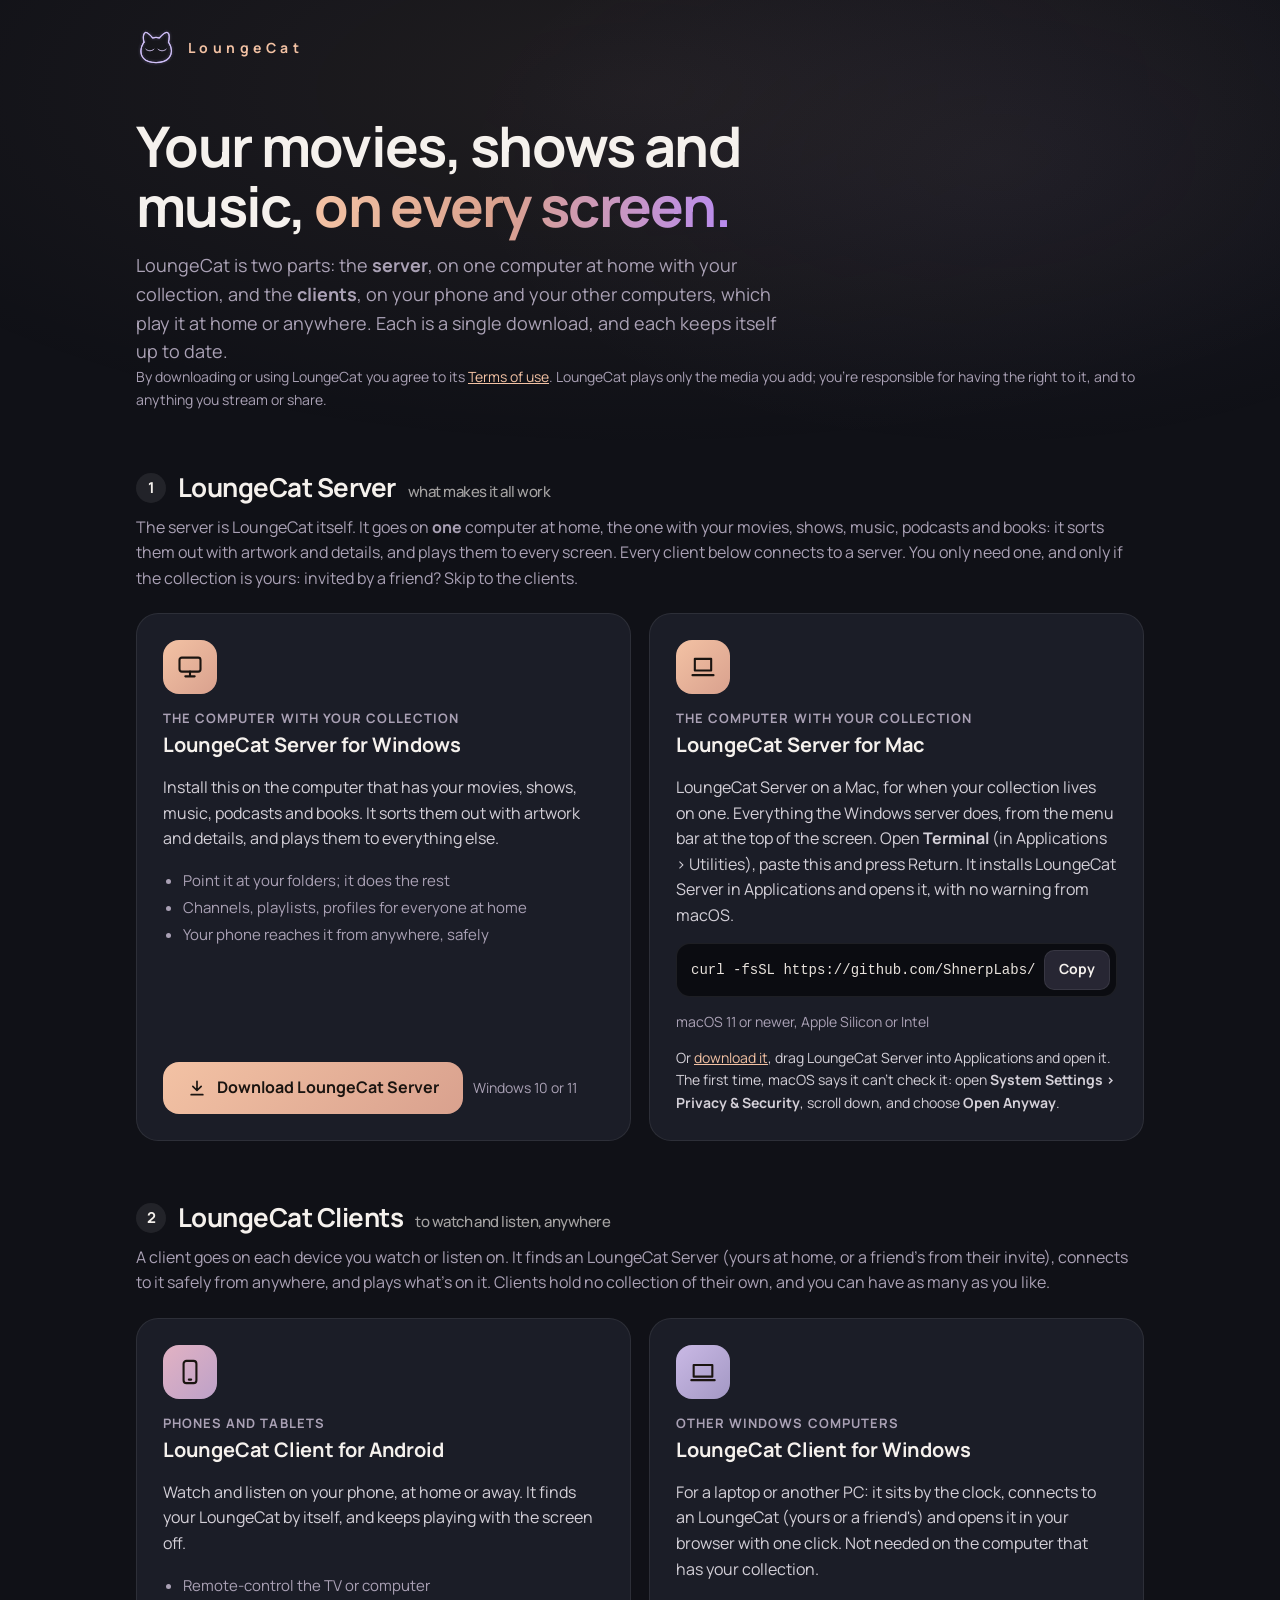
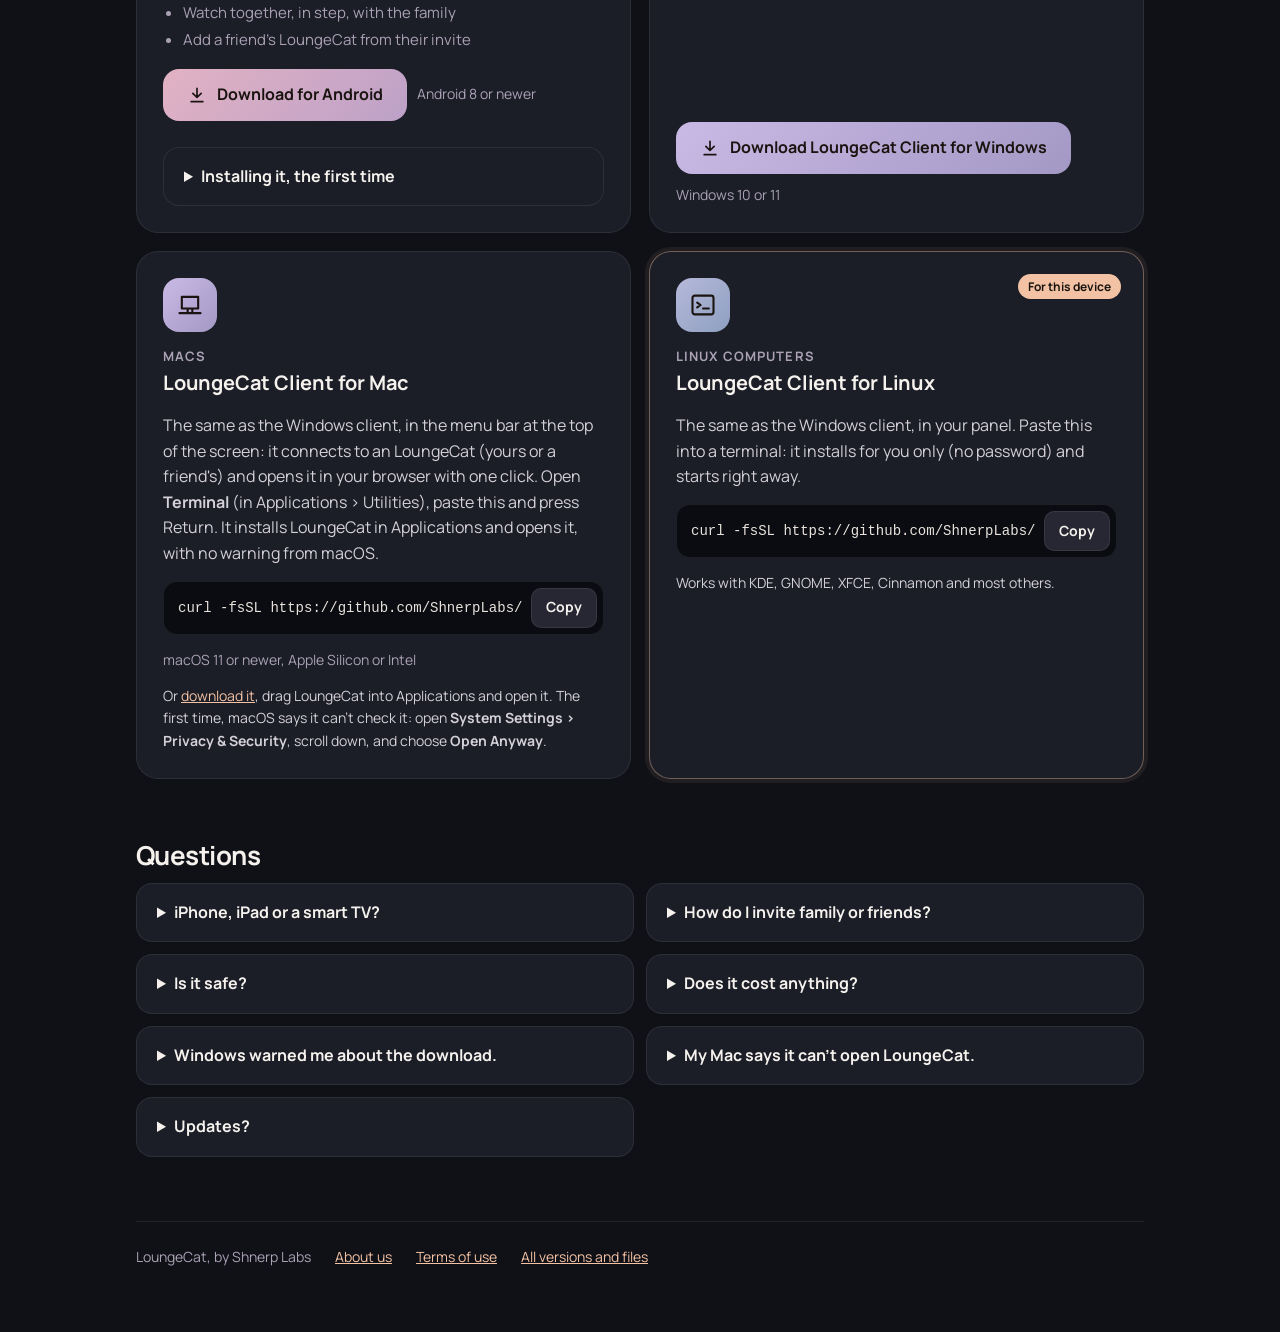
<file: index.html>
<!doctype html>
<html lang="en">
<head>
<meta charset="utf-8">
<meta name="viewport" content="width=device-width, initial-scale=1">
<title>Get LoungeCat</title>
<meta name="description" content="LoungeCat plays your own movies, shows, music, podcasts and books on every screen. Download the server and the clients here.">
<link rel="icon" href="loungecat-64.png">
<link rel="stylesheet" href="site.css">
</head>
<body>
<main>
 <header><img src="loungecat-mark.svg" alt=""><b>LoungeCat</b></header>

 <h1>Your movies, shows and music, <em>on every screen.</em></h1>
 <p class="lead">LoungeCat is two parts: the <b>server</b>, on one computer at home with your collection, and
  the <b>clients</b>, on your phone and your other computers, which play it at home or anywhere. Each is a single download,
  and each keeps itself up to date.</p>
 <p class="small">By downloading or using LoungeCat you agree to its <a href="terms.html">Terms of use</a>. LoungeCat plays only the media you add; you're responsible for having the right to it, and to anything you stream or share.</p>
 <p class="version" id="version" hidden></p>

 <div class="part" id="part-server">
 <h2 class="step"><span class="step-n">1</span>LoungeCat Server <small>what makes it all work</small></h2>
 <p class="section-note">The server is LoungeCat itself. It goes on <b>one</b> computer at home, the one with your movies,
  shows, music, podcasts and books: it sorts them out with artwork and details, and plays them to every screen. Every
  client below connects to a server. You only need one, and only if the collection is yours: invited by a friend? Skip
  to the clients.</p>
 <div class="apps">
  <section class="app" data-for="windows" aria-labelledby="t-server">
   <div class="icon dawn"><svg viewBox="0 0 24 24" fill="none" stroke="currentColor" stroke-width="1.8" stroke-linecap="round" stroke-linejoin="round"><rect x="3" y="4" width="18" height="12" rx="2"/><path d="M8 20h8M12 16v4"/></svg></div>
   <div><p class="who">The computer with your collection</p><h3 id="t-server">LoungeCat Server for Windows</h3></div>
   <p>Install this on the computer that has your movies, shows, music, podcasts and books. It sorts them out with artwork
    and details, and plays them to everything else.</p>
   <ul><li>Point it at your folders; it does the rest</li><li>Channels, playlists, profiles for everyone at home</li>
    <li>Your phone reaches it from anywhere, safely</li></ul>
   <div class="go"><a class="btn dawn" data-download="server" href="#">
    <svg viewBox="0 0 24 24" fill="none" stroke="currentColor" stroke-width="2" stroke-linecap="round" stroke-linejoin="round"><path d="M12 4v11M7 10l5 5 5-5M5 20h14"/></svg>Download LoungeCat Server</a>
    <span class="small">Windows 10 or 11</span></div>
  </section>
  <section class="app" data-for="mac-server" aria-labelledby="t-mac-server">
   <div class="icon dawn"><svg viewBox="0 0 24 24" fill="none" stroke="currentColor" stroke-width="1.8" stroke-linecap="round" stroke-linejoin="round"><path d="M5 5h14v10H5zM3 19h18"/></svg></div>
   <div><p class="who">The computer with your collection</p><h3 id="t-mac-server">LoungeCat Server for Mac</h3></div>
   <p>LoungeCat Server on a Mac, for when your collection lives on one. Everything the Windows server does, from the
    menu bar at the top of the screen. Open <b>Terminal</b> (in Applications › Utilities), paste this and press Return. It installs LoungeCat Server in Applications and opens it, with no warning from macOS.</p>
   <div class="command"><code id="mac-server-command"></code><button class="btn quiet" data-copy="mac-server" data-said="Copied. Paste it into Terminal.">Copy</button></div>
   <span class="small">macOS 11 or newer, Apple Silicon or Intel</span>
   <p class="small">Or <a data-download="mac-server" href="#">download it</a>, drag LoungeCat Server into Applications and open it. The first time,
    macOS says it can't check it: open <b>System Settings › Privacy &amp; Security</b>, scroll down, and choose <b>Open Anyway</b>.</p>
  </section>
 </div>

 </div>
 <div class="part" id="part-apps">
 <h2 class="step"><span class="step-n">2</span>LoungeCat Clients <small>to watch and listen, anywhere</small></h2>
 <p class="section-note">A client goes on each device you watch or listen on. It finds an LoungeCat Server (yours at home,
  or a friend's from their invite), connects to it safely from anywhere, and plays what's on it. Clients hold no
  collection of their own, and you can have as many as you like.</p>
 <div class="apps">
  <section class="app" data-for="android" aria-labelledby="t-android">
   <div class="icon rose"><svg viewBox="0 0 24 24" fill="none" stroke="currentColor" stroke-width="1.8" stroke-linecap="round" stroke-linejoin="round"><rect x="6.5" y="2.5" width="11" height="19" rx="2.5"/><path d="M11 18.5h2"/></svg></div>
   <div><p class="who">Phones and tablets</p><h3 id="t-android">LoungeCat Client for Android</h3></div>
   <p>Watch and listen on your phone, at home or away. It finds your LoungeCat by itself, and keeps playing with the
    screen off.</p>
   <ul><li>Remote-control the TV or computer</li><li>Watch together, in step, with the family</li>
    <li>Add a friend's LoungeCat from their invite</li></ul>
   <div class="go"><a class="btn rose" data-download="android" href="#">
    <svg viewBox="0 0 24 24" fill="none" stroke="currentColor" stroke-width="2" stroke-linecap="round" stroke-linejoin="round"><path d="M12 4v11M7 10l5 5 5-5M5 20h14"/></svg>Download for Android</a>
    <span class="small">Android 8 or newer</span></div>
   <details><summary>Installing it, the first time</summary><ol>
    <li>Tap <b>Download for Android</b>, then open the file when it's done.</li>
    <li>If your phone asks, allow your browser to install apps (it's a one-time switch), then go back.</li>
    <li>Tap <b>Install</b>. If Google Play Protect asks about it, choose <b>Install anyway</b>: LoungeCat isn't in the
     Play Store, so Google doesn't know it yet.</li>
    <li>Open LoungeCat. At home, it finds your LoungeCat computer and asks you to check a code there.</li>
   </ol></details>
  </section>
  <section class="app" data-for="windows-client" aria-labelledby="t-client">
   <div class="icon violet"><svg viewBox="0 0 24 24" fill="none" stroke="currentColor" stroke-width="1.8" stroke-linecap="round" stroke-linejoin="round"><path d="M4 6h16v10H4zM2 19h20"/></svg></div>
   <div><p class="who">Other Windows computers</p><h3 id="t-client">LoungeCat Client for Windows</h3></div>
   <p>For a laptop or another PC: it sits by the clock, connects to an LoungeCat (yours or a friend's) and opens it in
    your browser with one click. Not needed on the computer that has your collection.</p>
   <div class="go"><a class="btn violet" data-download="client" href="#">
    <svg viewBox="0 0 24 24" fill="none" stroke="currentColor" stroke-width="2" stroke-linecap="round" stroke-linejoin="round"><path d="M12 4v11M7 10l5 5 5-5M5 20h14"/></svg>Download LoungeCat Client for Windows</a>
    <span class="small">Windows 10 or 11</span></div>
  </section>
  <section class="app" data-for="mac" aria-labelledby="t-mac">
   <div class="icon violet"><svg viewBox="0 0 24 24" fill="none" stroke="currentColor" stroke-width="1.8" stroke-linecap="round" stroke-linejoin="round"><path d="M5 5h14v10H5zM3 19h18M10 15v4M14 15v4"/></svg></div>
   <div><p class="who">Macs</p><h3 id="t-mac">LoungeCat Client for Mac</h3></div>
   <p>The same as the Windows client, in the menu bar at the top of the screen: it connects to an LoungeCat (yours or
    a friend's) and opens it in your browser with one click. Open <b>Terminal</b> (in Applications › Utilities), paste this and press Return. It installs LoungeCat in Applications and opens it, with no warning from macOS.</p>
   <div class="command"><code id="mac-command"></code><button class="btn quiet" data-copy="mac" data-said="Copied. Paste it into Terminal.">Copy</button></div>
   <span class="small">macOS 11 or newer, Apple Silicon or Intel</span>
   <p class="small">Or <a data-download="mac" href="#">download it</a>, drag LoungeCat into Applications and open it. The first time,
    macOS says it can't check it: open <b>System Settings › Privacy &amp; Security</b>, scroll down, and choose <b>Open Anyway</b>.</p>
  </section>
  <section class="app" data-for="linux" aria-labelledby="t-linux">
   <div class="icon dusk"><svg viewBox="0 0 24 24" fill="none" stroke="currentColor" stroke-width="1.8" stroke-linecap="round" stroke-linejoin="round"><rect x="3" y="4" width="18" height="16" rx="2"/><path d="M7 10l3 2-3 2M12 15h5"/></svg></div>
   <div><p class="who">Linux computers</p><h3 id="t-linux">LoungeCat Client for Linux</h3></div>
   <p>The same as the Windows client, in your panel. Paste this into a terminal: it installs for you only (no password)
    and starts right away.</p>
   <div class="command"><code id="linux-command"></code><button class="btn quiet" data-copy="linux" data-said="Copied. Paste it into a terminal.">Copy</button></div>
   <p class="small">Works with KDE, GNOME, XFCE, Cinnamon and most others.</p>
  </section>
 </div>
 </div>

 <h2>Questions</h2>
 <div class="faq">
  <details><summary>iPhone, iPad or a smart TV?</summary><p>There's no app for them yet. At home, open LoungeCat in
   the web browser (on an iPhone or iPad, Safari's <b>Share › Add to Home Screen</b> puts it on your home screen like an app): on the LoungeCat computer, <b>Settings › Server › Phones and other devices</b> shows the address to type in. Smart TVs can also
   be sent things from the Android app with <b>Cast</b>.</p></details>
  <details><summary>How do I invite family or friends?</summary><p>On the LoungeCat computer, go to <b>Settings › Server</b>
   and, under <b>Friends</b>, choose <b>Invite a friend</b>. Send them the message it makes. Their link brings them here, gets them
   the right app, and connects it, all in a couple of taps.</p></details>
  <details><summary>Is it safe?</summary><p>Your collection stays on your computer; nothing is uploaded anywhere. Only
   devices you've approved (or invited) can get in, and the connection away from home is encrypted end to end.</p></details>
  <details><summary>Does it cost anything?</summary><p>No. LoungeCat is free, with no accounts and no ads.</p></details>
  <details><summary>Windows warned me about the download.</summary><p>Windows SmartScreen warns about apps it hasn't seen
   much yet. Choose <b>More info</b>, then <b>Run anyway</b>.</p></details>
  <details><summary>My Mac says it can't open LoungeCat.</summary><p>macOS stops apps that aren't from the App Store or a
   paid Apple account when they're downloaded in a browser. The easy way round it: install with the Terminal command above
   (open <b>Terminal</b> from Applications › Utilities, paste, press Return). It puts LoungeCat in Applications and opens it,
   and macOS doesn't ask. With the download instead: open <b>System Settings › Privacy &amp; Security</b>, scroll to the
   message about LoungeCat, and choose <b>Open Anyway</b>, then <b>Open</b>.</p></details>
  <details><summary>Updates?</summary><p>Every LoungeCat app checks for a new version every hour and updates itself
   quietly when nothing is playing. There's nothing to do.</p></details>
 </div>

 <footer><span>LoungeCat, by Shnerp Labs</span><a href="about.html">About us</a><a href="terms.html">Terms of use</a><a href="https://github.com/ShnerpLabs/loungecat-releases/releases">All versions and files</a></footer>
</main>
<script src="site.js"></script>
<script>
'use strict';
for (const a of document.querySelectorAll('[data-download]')) a.href = download(a.dataset.download);
document.getElementById('linux-command').textContent = LINUX;
document.getElementById('mac-command').textContent = MAC;
document.getElementById('mac-server-command').textContent = MAC + ' -s -- --server';
// This device's app first, marked.
const mine = { android: 'android', windows: 'windows', linux: 'linux', chromeos: 'android', mac: 'mac' }[platform()];
const card = mine && document.querySelector(`.app[data-for="${mine}"]`);
if (card) {
  const tag = document.createElement('span'); tag.className = 'tag'; tag.textContent = 'For this device'; card.prepend(tag);
  card.classList.add('here');
  // On a phone the app comes first, the server (for a computer) after it.
  if (mine === 'android') { card.parentElement.prepend(card); document.getElementById('part-server').before(document.getElementById('part-apps')); }
}
showVersion(document.getElementById('version'));
</script>
</body>
</html>
</file>
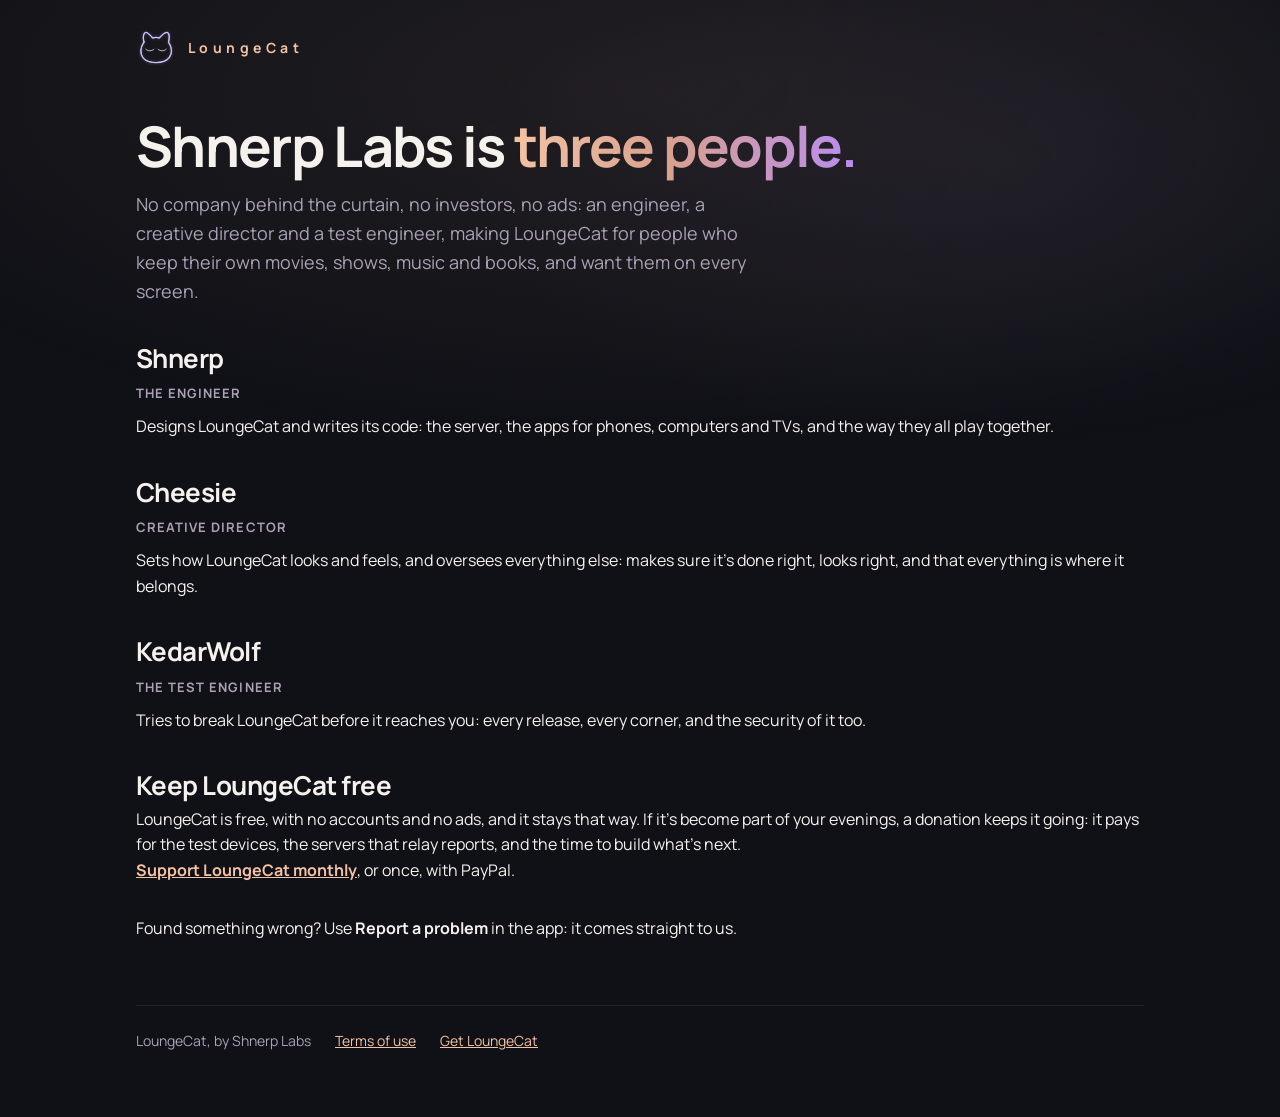
<file: about.html>
<!doctype html>
<html lang="en">
<head>
<meta charset="utf-8">
<meta name="viewport" content="width=device-width, initial-scale=1">
<title>About Shnerp Labs</title>
<meta name="description" content="Shnerp Labs is three people making LoungeCat: an engineer, a creative director and a test engineer.">
<link rel="icon" href="loungecat-64.png">
<link rel="stylesheet" href="site.css">
</head>
<body>
<main class="about">
 <header><img src="loungecat-mark.svg" alt=""><b>LoungeCat</b></header>

 <h1>Shnerp Labs is <em>three people.</em></h1>
 <p class="lead">No company behind the curtain, no investors, no ads: an engineer, a creative director and a test engineer, making
  LoungeCat for people who keep their own movies, shows, music and books, and want them on every screen.</p>

 <section id="team">
  <h2>Shnerp</h2>
  <p class="who">The engineer</p>
  <p>Designs LoungeCat and writes its code: the server, the apps for phones, computers and TVs, and the way they all
   play together.</p>
 </section>

 <section>
  <h2>Cheesie</h2>
  <p class="who">Creative director</p>
  <p>Sets how LoungeCat looks and feels, and oversees everything else: makes sure it's done right, looks right, and that
   everything is where it belongs.</p>
 </section>

 <section>
  <h2>KedarWolf</h2>
  <p class="who">The test engineer</p>
  <p>Tries to break LoungeCat before it reaches you: every release, every corner, and the security of it too.</p>
 </section>

 <section id="support">
  <h2>Keep LoungeCat free</h2>
  <p>LoungeCat is free, with no accounts and no ads, and it stays that way. If it's become part of your evenings, a
   donation keeps it going: it pays for the test devices, the servers that relay reports, and the time to build what's
   next.</p>
  <p><a href="https://shnerplabs.com/#support"><b>Support LoungeCat monthly</b></a>, or once, with PayPal.</p>
 </section>

 <p>Found something wrong? Use <b>Report a problem</b> in the app: it comes straight to us.</p>

 <footer><span>LoungeCat, by Shnerp Labs</span><a href="terms.html">Terms of use</a><a href="./">Get LoungeCat</a></footer>
</main>
</body>
</html>
</file>
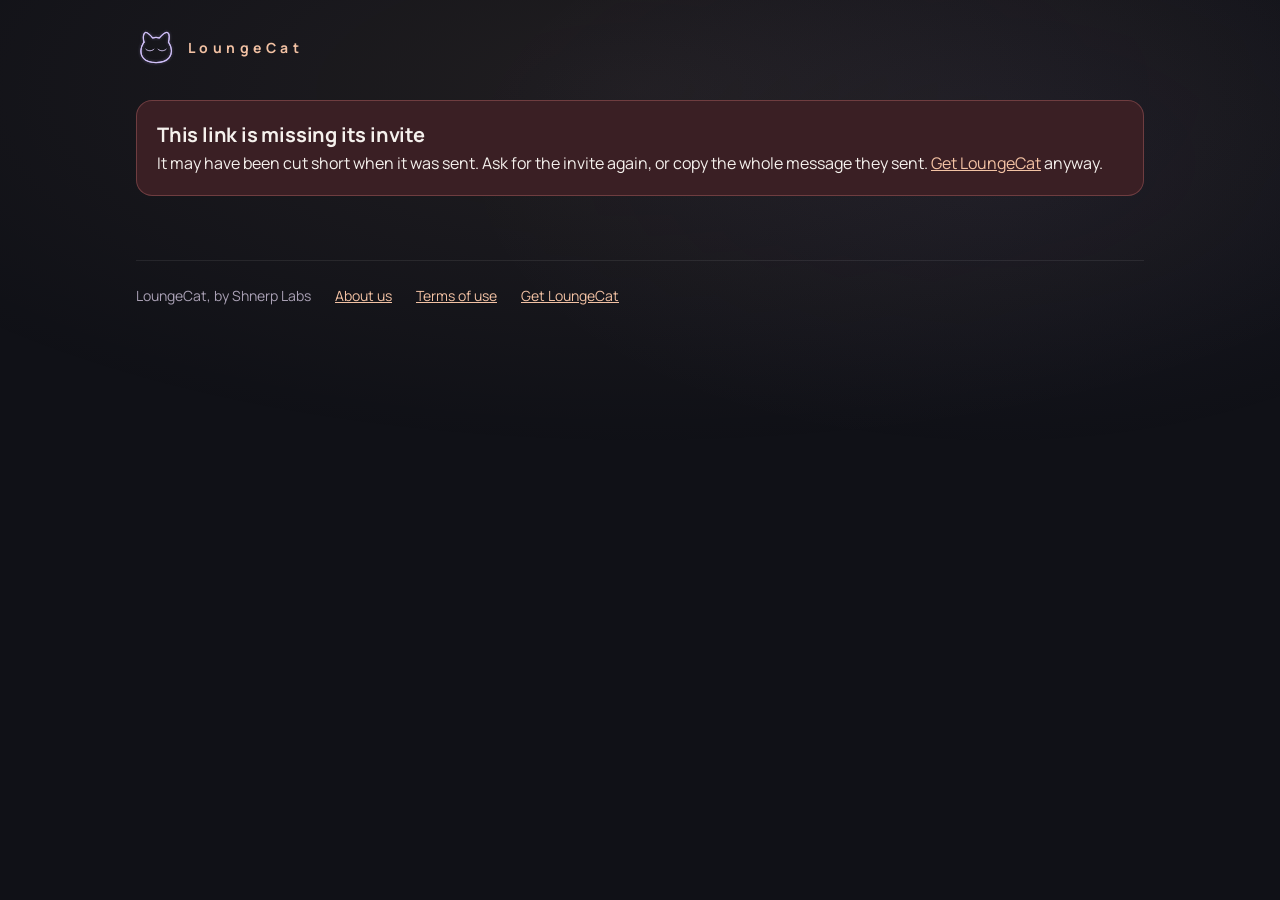
<file: join.html>
<!doctype html>
<html lang="en">
<head>
<meta charset="utf-8">
<meta name="viewport" content="width=device-width, initial-scale=1">
<title>Join LoungeCat</title>
<meta name="description" content="You've been invited to someone's LoungeCat. Get the app and connect in a couple of taps.">
<meta name="referrer" content="no-referrer">
<link rel="icon" href="loungecat-64.png">
<link rel="stylesheet" href="site.css">
</head>
<body>
<main>
 <header><img src="loungecat-mark.svg" alt=""><b>LoungeCat</b></header>

 <div id="broken" class="problem" hidden>
  <h3>This link is missing its invite</h3>
  <p>It may have been cut short when it was sent. Ask for the invite again, or copy the whole message they sent.
   <a href="./">Get LoungeCat</a> anyway.</p>
 </div>

 <div id="welcome" hidden>
  <div class="invited"><div class="mark" id="initial">A</div>
   <div><h2 id="invited-to">You're invited</h2>
    <p>Movies, shows and music from their collection, on your phone or computer, wherever you are.</p></div></div>

  <p class="section-note" id="pick-note">Two steps on this device:</p>

  <!-- Android -->
  <ol class="steps" data-for="android" hidden>
   <li><h3>Get LoungeCat for Android</h3>
    <p>Download it, open the file and tap Install. It's free, and not in the Play Store, so your phone asks first.</p>
    <a class="btn rose" data-download="android" href="#">
     <svg viewBox="0 0 24 24" fill="none" stroke="currentColor" stroke-width="2" stroke-linecap="round" stroke-linejoin="round"><path d="M12 4v11M7 10l5 5 5-5M5 20h14"/></svg>Download LoungeCat</a>
    <details><summary>Help with installing</summary><ol>
     <li>When the download is done, tap it (or find it in <b>Files › Downloads</b>).</li>
     <li>If your phone asks, allow your browser to install apps, then go back.</li>
     <li>Tap <b>Install</b>. If Google Play Protect asks about it, choose <b>Install anyway</b>.</li>
     <li>Come back to this page for step 2.</li>
    </ol></details></li>
   <li><h3>Open your invite</h3>
    <p>LoungeCat opens, ready to add <b class="their-name">it</b>. Tap <b>Add</b>, and you're in.</p>
    <a class="btn violet invite-link" href="#">Open my invite in LoungeCat</a>
    <p class="small" style="margin-top:12px">Nothing happens? Open LoungeCat, choose <b>Add a server › A friend's LoungeCat</b>,
     and paste this: <button class="btn quiet copy-invite" style="min-height:36px;padding:0 12px;font-size:14px">Copy the invite</button></p></li>
  </ol>

  <!-- Windows -->
  <ol class="steps" data-for="windows" hidden>
   <li><h3>Get the LoungeCat Client for Windows</h3>
    <p>Download it and run it. It installs in a few seconds and sits by the clock. If Windows warns about it, choose
     <b>More info › Run anyway</b>.</p>
    <a class="btn violet" data-download="client" href="#">
     <svg viewBox="0 0 24 24" fill="none" stroke="currentColor" stroke-width="2" stroke-linecap="round" stroke-linejoin="round"><path d="M12 4v11M7 10l5 5 5-5M5 20h14"/></svg>Download LoungeCat Client for Windows</a></li>
   <li><h3>Open your invite</h3>
    <p>Your browser asks to open LoungeCat: say yes. It adds <b class="their-name">it</b> and opens it.</p>
    <a class="btn dawn invite-link" href="#">Open my invite in LoungeCat</a>
    <p class="small" style="margin-top:12px">Or right-click LoungeCat by the clock, choose <b>Add a friend's server</b> after
     copying this: <button class="btn quiet copy-invite" style="min-height:36px;padding:0 12px;font-size:14px">Copy the invite</button></p></li>
  </ol>

  <!-- Mac -->
  <ol class="steps" data-for="mac" hidden>
   <li><h3>Install and join, in one go</h3>
    <p>Open <b>Terminal</b> (in Applications › Utilities), paste this and press Return. It installs LoungeCat in
     Applications, adds <b class="their-name">it</b> and opens it, with no warning from macOS.</p>
    <div class="command"><code id="mac-join"></code><button class="btn quiet" id="copy-mac">Copy</button></div>
    <p class="small" style="margin-top:12px">Or <a data-download="mac" href="#">download LoungeCat for Mac</a>, drag it into
     Applications and open it (the first time, choose <b>Open Anyway</b> in <b>System Settings › Privacy &amp; Security</b>),
     then:</p></li>
   <li><h3>Open your invite</h3>
    <p>LoungeCat is in the menu bar at the top of the screen. Your browser asks to open it: say yes. It adds
     <b class="their-name">it</b> and opens it.</p>
    <a class="btn dawn invite-link" href="#">Open my invite in LoungeCat</a>
    <p class="small" style="margin-top:12px">Or copy this, then click LoungeCat in the menu bar and choose <b>Add a friend's server</b>:
     <button class="btn quiet copy-invite" style="min-height:36px;padding:0 12px;font-size:14px">Copy the invite</button></p></li>
  </ol>

  <!-- Linux -->
  <ol class="steps" data-for="linux" hidden>
   <li><h3>Install and join, in one go</h3>
    <p>Paste this into a terminal. It installs the LoungeCat Client for you only (no password), adds <b class="their-name">it</b>
     and opens it.</p>
    <div class="command"><code id="linux-join"></code><button class="btn quiet" id="copy-linux">Copy</button></div></li>
  </ol>

  <!-- Nothing for this device yet -->
  <div data-for="none" hidden>
   <div class="problem"><h3>No LoungeCat Client for this device yet</h3>
    <p>LoungeCat has apps for Android phones and tablets, and for Windows, Mac and Linux computers. Open this same link on
     one of them. (An iPhone app is on the way.)</p></div>
  </div>

  <p class="small" style="margin-top:22px">On another kind of device?
   <button class="btn quiet" data-show="android" style="min-height:36px;padding:0 12px;font-size:14px">Android</button>
   <button class="btn quiet" data-show="windows" style="min-height:36px;padding:0 12px;font-size:14px">Windows</button>
   <button class="btn quiet" data-show="mac" style="min-height:36px;padding:0 12px;font-size:14px">Mac</button>
   <button class="btn quiet" data-show="linux" style="min-height:36px;padding:0 12px;font-size:14px">Linux</button></p>

  <details><summary>What is this?</summary><ul>
   <li>LoungeCat plays a collection of movies, shows, music, podcasts and books from someone's own computer.</li>
   <li>This invite lets one of your devices connect to theirs, from anywhere. It works once; ask for another for each device.</li>
   <li>The invite stays in this link on your device: this page never sends it anywhere.</li>
   <li>Free, no accounts, no ads. <a href="./">More about the apps</a>.</li>
  </ul></details>
 </div>

 <footer><span>LoungeCat, by Shnerp Labs</span><a href="about.html">About us</a><a href="terms.html">Terms of use</a><a href="./">Get LoungeCat</a></footer>
</main>
<script src="site.js"></script>
<script>
'use strict';
// The invite is after the #: browsers never send that part to the website, so it stays on this device.
function readInvite() {
  const text = decodeURIComponent(location.hash.slice(1)).replace(/\s+/g, '');
  const m = /(?:loungecat|afterglow)-invite:([A-Za-z0-9_-]+)/i.exec(text);   // invites sent before the name change too
  if (!m) return null;
  try {
    const raw = m[1].replace(/-/g, '+').replace(/_/g, '/');
    const inv = JSON.parse(new TextDecoder().decode(Uint8Array.from(atob(raw + '='.repeat((4 - raw.length % 4) % 4)), c => c.charCodeAt(0))));
    if (!inv || !inv.host || !inv.port || String(inv.key || '').length !== 64) return null;
    return { code: m[0], name: String(inv.name || 'their LoungeCat').slice(0, 80) };
  } catch { return null; }
}
// A short invite ("lc2:" and 74 characters, from 0.4.125.3): rebuilt here, on this device, into the long form every
// LoungeCat app understands (server/loungecat_pairing.py short_invite_code: version 2, the server's key, a secret the
// invite's key is made from, its IPv4 address and port). Nothing is sent anywhere.
const b64u = b => btoa(String.fromCharCode(...b)).replace(/\+/g, '-').replace(/\//g, '_').replace(/=+$/, '');
const hex = b => Array.from(b, x => x.toString(16).padStart(2, '0')).join('');
function base32(bytes) {
  const A = 'abcdefghijklmnopqrstuvwxyz234567'; let bits = 0, value = 0, out = '';
  for (const b of bytes) { value = (value << 8) | b; bits += 8; while (bits >= 5) { out += A[(value >>> (bits - 5)) & 31]; bits -= 5; } }
  if (bits > 0) out += A[(value << (5 - bits)) & 31];
  return out;
}
async function readShort() {
  const text = decodeURIComponent(location.hash.slice(1)).replace(/\s+/g, '');
  const m = /(?:^|[^A-Za-z0-9])lc2[:-]([A-Za-z0-9_-]{74})(?![A-Za-z0-9_-])/.exec(text);
  if (!m || !crypto.subtle) return null;
  try {
    const raw = Uint8Array.from(atob(m[1].replace(/-/g, '+').replace(/_/g, '/') + '='.repeat((4 - m[1].length % 4) % 4)), c => c.charCodeAt(0));
    if (raw.length !== 55 || raw[0] !== 2) return null;
    const key = raw.slice(1, 33), secret = raw.slice(33, 49), host = Array.from(raw.slice(49, 53)).join('.'), port = (raw[53] << 8) | raw[54];
    if (!port) return null;
    const sha = async b => new Uint8Array(await crypto.subtle.digest('SHA-256', b));
    const id = base32(await sha(key)).slice(0, 16);
    const label = new TextEncoder().encode('loungecat invite ');
    const seed = await sha(new Uint8Array([...label, ...secret]));
    const body = JSON.stringify({ v: 1, id, key: hex(key), name: '', host, port, guest: hex(seed) });
    return { code: 'loungecat-invite:' + b64u(new TextEncoder().encode(body)), name: 'their LoungeCat' };
  } catch { return null; }
}
(async () => {
const invite = readInvite() || await readShort();
if (!invite) document.getElementById('broken').hidden = false;
else {
  document.getElementById('welcome').hidden = false;
  document.getElementById('invited-to').textContent = `You're invited to ${invite.name}`;
  document.getElementById('initial').textContent = (invite.name.match(/[A-Za-z0-9]/) || ['A'])[0].toUpperCase();
  document.title = `Join ${invite.name} on LoungeCat`;
  for (const b of document.querySelectorAll('.their-name')) b.textContent = invite.name;
  for (const a of document.querySelectorAll('.invite-link')) a.href = invite.code;
  for (const a of document.querySelectorAll('[data-download]')) a.href = download(a.dataset.download);
  const join = `${LINUX} -s -- '${invite.code}'`;
  document.getElementById('linux-join').textContent = join;
  document.getElementById('copy-linux').onclick = () => copy(join, 'Copied. Paste it into a terminal.');
  const macJoin = `${MAC} -s -- '${invite.code}'`;
  document.getElementById('mac-join').textContent = macJoin;
  document.getElementById('copy-mac').onclick = () => copy(macJoin, 'Copied. Paste it into Terminal.');
  for (const b of document.querySelectorAll('.copy-invite')) b.onclick = () => copy(invite.code, 'Invite copied');
  const show = which => {
    for (const el of document.querySelectorAll('[data-for]')) el.hidden = el.dataset.for !== which;
    document.getElementById('pick-note').textContent = which === 'linux' ? 'One step on this computer:' : which === 'none' ? '' : 'Two steps on this device:';
  };
  const here = platform();
  show(here === 'android' || here === 'chromeos' ? 'android' : here === 'windows' ? 'windows' : here === 'mac' ? 'mac' : here === 'linux' ? 'linux' : 'none');
  for (const b of document.querySelectorAll('[data-show]')) b.onclick = () => show(b.dataset.show);
}
})();
</script>
</body>
</html>
</file>
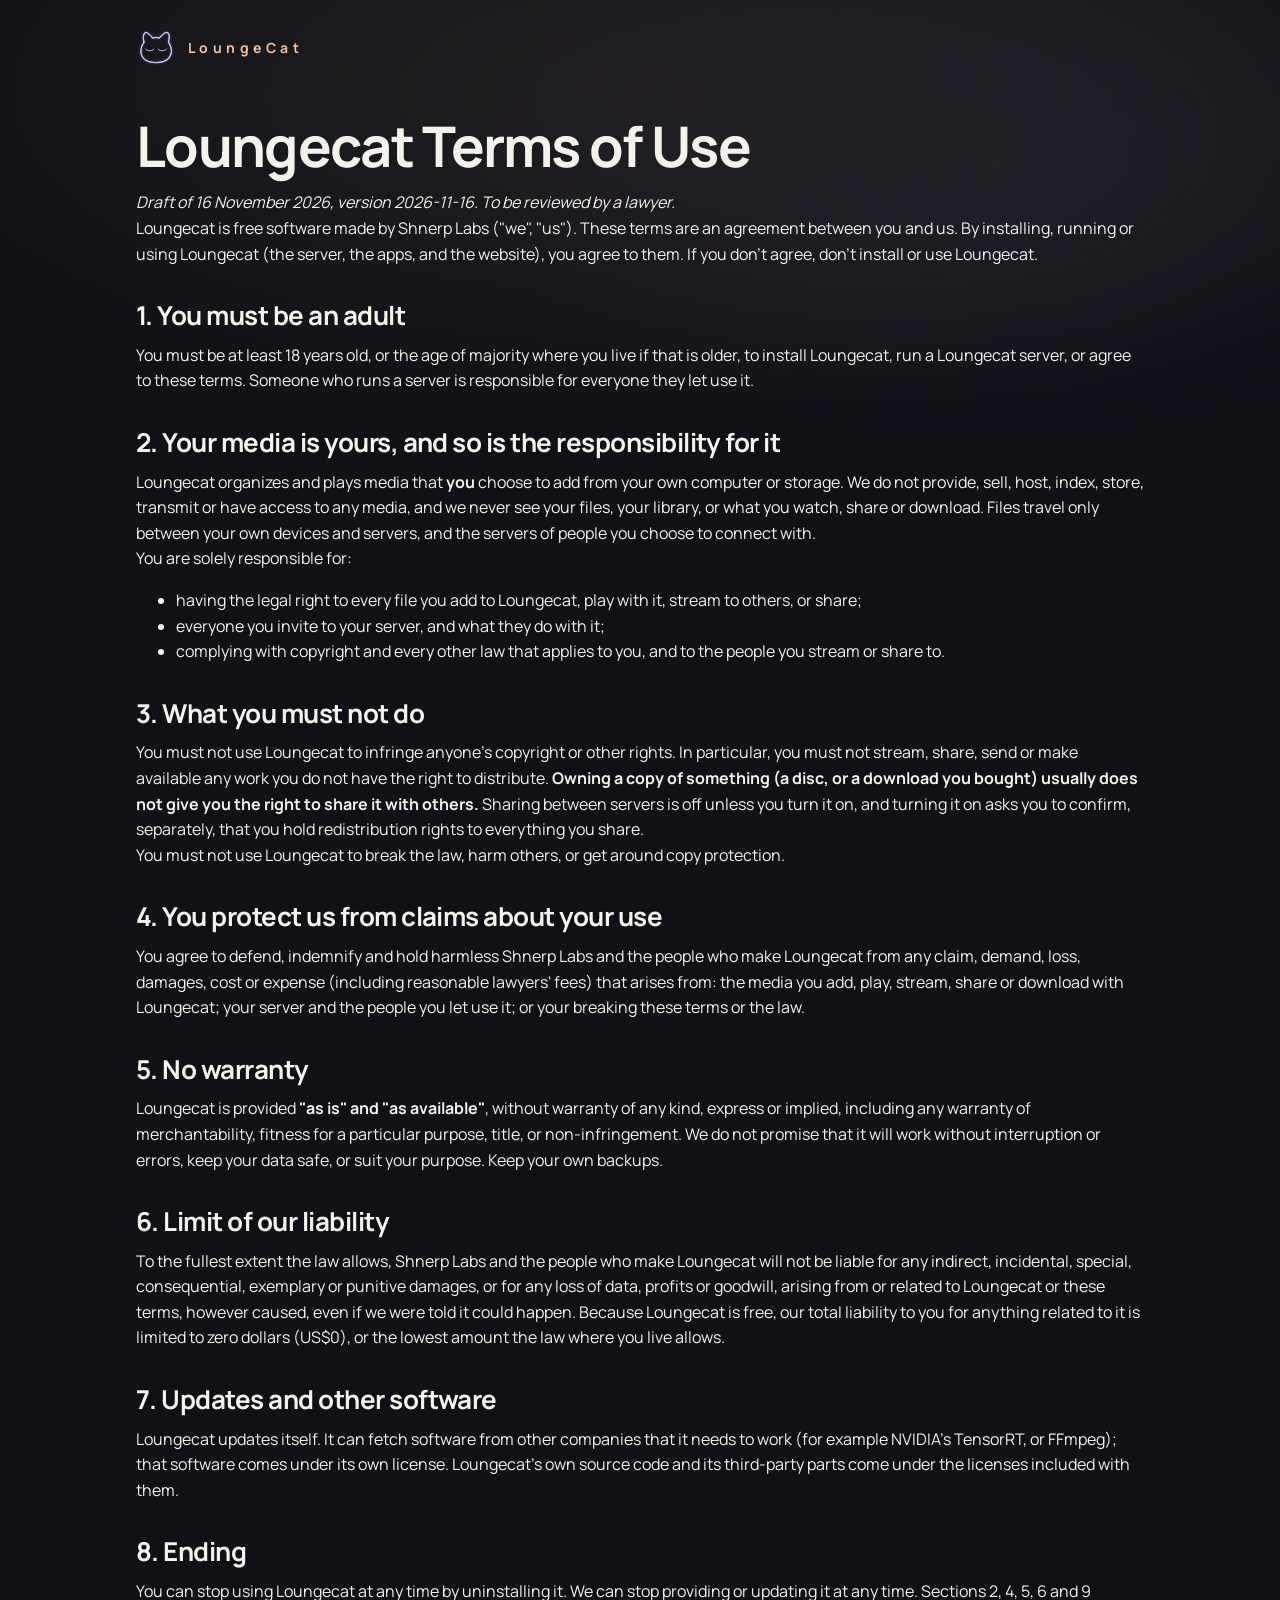
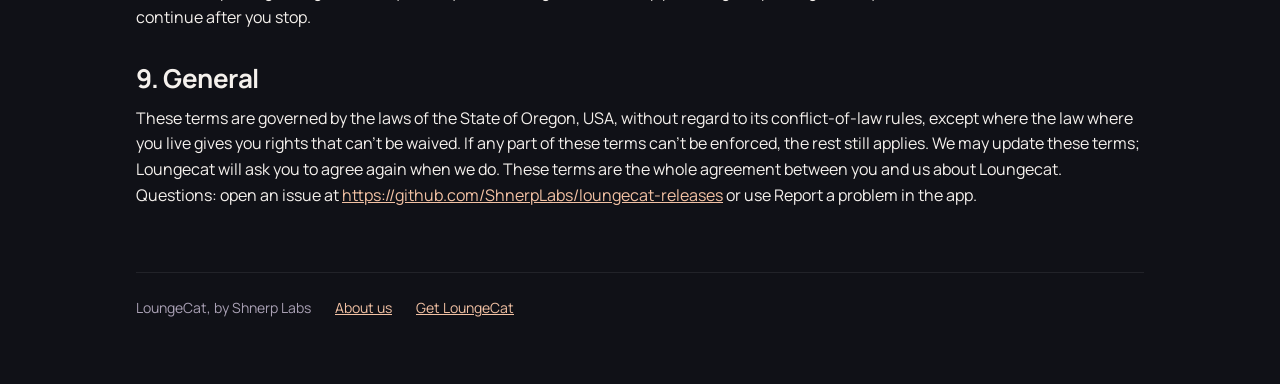
<file: terms.html>
<!doctype html>
<html lang="en">
<head>
<meta charset="utf-8">
<meta name="viewport" content="width=device-width, initial-scale=1">
<title>LoungeCat Terms of Use</title>
<link rel="icon" href="loungecat-64.png">
<link rel="stylesheet" href="site.css">
</head>
<body>
<main class="terms">
 <header><img src="loungecat-mark.svg" alt=""><b>LoungeCat</b></header>
 <h1>Loungecat Terms of Use</h1>
 <p><i>Draft of 16 November 2026, version 2026-11-16. To be reviewed by a lawyer.</i></p>
 <p>Loungecat is free software made by Shnerp Labs (&quot;we&quot;, &quot;us&quot;). These terms are an agreement between you and us. By installing, running or using Loungecat (the server, the apps, and the website), you agree to them. If you don&#x27;t agree, don&#x27;t install or use Loungecat.</p>
 <h2>1. You must be an adult</h2>
 <p>You must be at least 18 years old, or the age of majority where you live if that is older, to install Loungecat, run a Loungecat server, or agree to these terms. Someone who runs a server is responsible for everyone they let use it.</p>
 <h2>2. Your media is yours, and so is the responsibility for it</h2>
 <p>Loungecat organizes and plays media that <b>you</b> choose to add from your own computer or storage. We do not provide, sell, host, index, store, transmit or have access to any media, and we never see your files, your library, or what you watch, share or download. Files travel only between your own devices and servers, and the servers of people you choose to connect with.</p>
 <p>You are solely responsible for:</p>
 <ul><li>having the legal right to every file you add to Loungecat, play with it, stream to others, or share;</li><li>everyone you invite to your server, and what they do with it;</li><li>complying with copyright and every other law that applies to you, and to the people you stream or share to.</li></ul>
 <h2>3. What you must not do</h2>
 <p>You must not use Loungecat to infringe anyone&#x27;s copyright or other rights. In particular, you must not stream, share, send or make available any work you do not have the right to distribute. <b>Owning a copy of something (a disc, or a download you bought) usually does not give you the right to share it with others.</b> Sharing between servers is off unless you turn it on, and turning it on asks you to confirm, separately, that you hold redistribution rights to everything you share.</p>
 <p>You must not use Loungecat to break the law, harm others, or get around copy protection.</p>
 <h2>4. You protect us from claims about your use</h2>
 <p>You agree to defend, indemnify and hold harmless Shnerp Labs and the people who make Loungecat from any claim, demand, loss, damages, cost or expense (including reasonable lawyers&#x27; fees) that arises from: the media you add, play, stream, share or download with Loungecat; your server and the people you let use it; or your breaking these terms or the law.</p>
 <h2>5. No warranty</h2>
 <p>Loungecat is provided <b>&quot;as is&quot; and &quot;as available&quot;</b>, without warranty of any kind, express or implied, including any warranty of merchantability, fitness for a particular purpose, title, or non-infringement. We do not promise that it will work without interruption or errors, keep your data safe, or suit your purpose. Keep your own backups.</p>
 <h2>6. Limit of our liability</h2>
 <p>To the fullest extent the law allows, Shnerp Labs and the people who make Loungecat will not be liable for any indirect, incidental, special, consequential, exemplary or punitive damages, or for any loss of data, profits or goodwill, arising from or related to Loungecat or these terms, however caused, even if we were told it could happen. Because Loungecat is free, our total liability to you for anything related to it is limited to zero dollars (US$0), or the lowest amount the law where you live allows.</p>
 <h2>7. Updates and other software</h2>
 <p>Loungecat updates itself. It can fetch software from other companies that it needs to work (for example NVIDIA&#x27;s TensorRT, or FFmpeg); that software comes under its own license. Loungecat&#x27;s own source code and its third-party parts come under the licenses included with them.</p>
 <h2>8. Ending</h2>
 <p>You can stop using Loungecat at any time by uninstalling it. We can stop providing or updating it at any time. Sections 2, 4, 5, 6 and 9 continue after you stop.</p>
 <h2>9. General</h2>
 <p>These terms are governed by the laws of the State of Oregon, USA, without regard to its conflict-of-law rules, except where the law where you live gives you rights that can&#x27;t be waived. If any part of these terms can&#x27;t be enforced, the rest still applies. We may update these terms; Loungecat will ask you to agree again when we do. These terms are the whole agreement between you and us about Loungecat.</p>
 <p>Questions: open an issue at <a href="https://github.com/ShnerpLabs/loungecat-releases">https://github.com/ShnerpLabs/loungecat-releases</a> or use Report a problem in the app.</p>
 <footer><span>LoungeCat, by Shnerp Labs</span><a href="about.html">About us</a><a href="./">Get LoungeCat</a></footer>
</main>
</body>
</html>
</file>
<file: site.css>
/* Get LoungeCat: the download page and the invite page (index.html, join.html). a quiet charcoal and sage palette. */
@font-face{font-family:Manrope;src:url(manrope.ttf) format("truetype");font-weight:200 800;font-display:swap}
:root{color-scheme:dark;--bg:#101117;--panel:#1b1d27;--panel2:#272633;--line:#ffffff14;--text:#f5f1ed;--muted:#aaa1b5;
 --accent:#f3c2a4;--good:#b5d8a8;--radius:22px;
 --dawn:linear-gradient(135deg,#f3c2a4,#d9a18e);--rose:linear-gradient(135deg,#e2b2c3,#bda1c8);
 --violet:linear-gradient(135deg,#cab9e5,#a398c4);--dusk:linear-gradient(135deg,#b6b9da,#8e9fc0);--sea:linear-gradient(135deg,#b0c6c1,#93afb2)}
*{box-sizing:border-box}
html{-webkit-text-size-adjust:100%}
body{margin:0;background:var(--bg);color:var(--text);font:16px/1.6 Manrope,"Segoe UI",system-ui,sans-serif;overflow-x:hidden}
body:before{content:"";position:fixed;inset:-30vh -20vw auto;height:80vh;background:radial-gradient(closest-side,#f3c2a412,transparent),radial-gradient(closest-side at 70% 60%,#b5a0dc0f,transparent);pointer-events:none;z-index:-1}
a{color:var(--accent)}
main{max-width:1040px;margin:0 auto;padding:0 16px 64px}
header{display:flex;align-items:center;gap:12px;padding:28px 0 8px}
header img{width:40px;height:40px}
header b{letter-spacing:.32em;font-size:14px;font-weight:700;color:var(--accent)}
h1{font-size:clamp(34px,6vw,56px);line-height:1.08;letter-spacing:-.03em;margin:40px 0 14px;font-weight:700;max-width:760px}
h1 em{font-style:normal;background:linear-gradient(90deg,#f3c2a4,#d9a18e 45%,#b98cf0);-webkit-background-clip:text;background-clip:text;color:transparent}
h2{font-size:26px;letter-spacing:-.02em;margin:56px 0 6px}
h3{font-size:20px;margin:0;letter-spacing:-.01em}
p{margin:0}
.lead{font-size:18px;color:var(--muted);max-width:640px}
.version{display:inline-flex;gap:8px;align-items:center;margin-top:22px;font-size:14px;color:var(--muted);background:var(--panel);border:1px solid var(--line);border-radius:999px;padding:6px 14px}
.version:before{content:"";width:8px;height:8px;border-radius:50%;background:var(--good)}
.section-note{color:var(--muted);margin-bottom:22px}
.apps{display:grid;grid-template-columns:repeat(2,minmax(0,1fr));gap:18px}
.app{position:relative;background:var(--panel);border:1px solid var(--line);border-radius:var(--radius);padding:26px;display:flex;flex-direction:column;gap:14px;min-width:0}
.app.here{border-color:#f3c2a466;box-shadow:0 0 0 4px #f3c2a414}
.app .tag{position:absolute;top:22px;right:22px;font-size:12px;font-weight:700;color:#1a1410;background:var(--accent);padding:3px 10px;border-radius:999px}
.app .icon{width:54px;height:54px;border-radius:16px;display:grid;place-items:center;color:#1a1410}
.app .icon svg{width:28px;height:28px}
.app .who{font-size:13px;font-weight:700;letter-spacing:.08em;text-transform:uppercase;color:var(--muted)}
.app p{color:#d4d0d8}
.app ul{margin:0;padding-left:20px;color:var(--muted);font-size:15px}
.app li{margin:3px 0}
.app .go{margin-top:auto;display:flex;flex-wrap:wrap;gap:10px;align-items:center}
.btn{display:inline-flex;align-items:center;justify-content:center;gap:10px;min-height:52px;padding:0 24px;border-radius:16px;border:0;font:inherit;font-weight:700;font-size:16px;text-decoration:none;cursor:pointer;color:#1a1410;transition:transform .15s,filter .15s}
.btn:hover{filter:brightness(1.06);transform:translateY(-1px)}
.btn:active{transform:none}
.btn svg{width:20px;height:20px}
.btn.quiet{background:var(--panel2);color:var(--text);border:1px solid var(--line)}
.btn:focus-visible,a:focus-visible{outline:3px solid var(--accent);outline-offset:3px}
.small{font-size:14px;color:var(--muted)}
.dawn{background:var(--dawn)}.rose{background:var(--rose)}.violet{background:var(--violet)}.dusk{background:var(--dusk)}.sea{background:var(--sea)}
.command{display:flex;gap:8px;align-items:stretch;background:#0b0c11;border:1px solid var(--line);border-radius:14px;padding:6px 6px 6px 14px;min-width:0}
.command code{flex:1;min-width:0;overflow-x:auto;white-space:nowrap;font:14px/40px ui-monospace,Consolas,monospace;color:#e8e2dc;scrollbar-width:thin}
.command button{flex-shrink:0;min-height:40px;padding:0 14px;border-radius:10px;font-size:14px}
.steps{counter-reset:step;list-style:none;margin:0;padding:0;display:grid;gap:14px}
.steps>li{counter-increment:step;position:relative;background:var(--panel);border:1px solid var(--line);border-radius:var(--radius);padding:22px 22px 22px 76px}
.steps>li:before{content:counter(step);position:absolute;left:22px;top:20px;width:38px;height:38px;border-radius:50%;display:grid;place-items:center;font-weight:800;color:#1a1410;background:var(--dawn)}
.steps>li:nth-child(2):before{background:var(--violet)}.steps>li:nth-child(3):before{background:var(--dusk)}
.steps h3{margin-bottom:6px}
.steps p{color:#d4d0d8;margin-bottom:14px}
.steps p:last-child{margin-bottom:0}
details{background:var(--panel);border:1px solid var(--line);border-radius:16px;padding:16px 20px;margin-top:12px}
details summary{cursor:pointer;font-weight:700}
details ol,details ul{color:#d4d0d8;margin:12px 0 0;padding-left:22px}
details li{margin:6px 0}
.faq{display:grid;grid-template-columns:repeat(2,minmax(0,1fr));gap:12px}
.faq details{margin:0}
.faq p{color:#d4d0d8;margin-top:10px}
.invited{background:linear-gradient(135deg,#2a1f22,#1f1d2c);border:1px solid #f3c2a433;border-radius:var(--radius);padding:24px;margin:28px 0;display:flex;gap:18px;align-items:center}
.invited .mark{width:64px;height:64px;flex-shrink:0;border-radius:18px;background:var(--dawn);display:grid;place-items:center;font-weight:800;font-size:28px;color:#1a1410}
.invited h2{margin:0 0 4px;font-size:24px}
.invited p{color:var(--muted)}
.problem{background:#3a1f24;border:1px solid #ff8f8f44;border-radius:16px;padding:18px 20px;margin:24px 0}
.toast{position:fixed;left:50%;bottom:24px;transform:translateX(-50%) translateY(20px);opacity:0;background:#2d3a2c;color:#e3f2da;border:1px solid #b5d8a855;border-radius:12px;padding:12px 18px;transition:.2s;pointer-events:none;max-width:calc(100% - 32px)}
.toast.on{opacity:1;transform:translateX(-50%)}
footer{margin-top:64px;padding-top:24px;border-top:1px solid var(--line);color:var(--muted);font-size:14px;display:flex;flex-wrap:wrap;gap:8px 24px}
[hidden]{display:none!important}
@media(max-width:760px){.apps,.faq{grid-template-columns:minmax(0,1fr)}.app{padding:22px}.app .tag{top:18px;right:18px}
 h1{margin-top:28px}.steps>li{padding:20px 18px 20px 66px}.steps>li:before{left:16px;width:34px;height:34px}.invited{flex-direction:column;align-items:flex-start}
 .btn{width:100%}.app .go .btn{width:100%}.btn[data-show]{width:auto}}
@media(prefers-reduced-motion:reduce){*{transition:none!important}}

/* The two parts: the server, then the apps */
h2.step{display:flex;align-items:baseline;gap:12px;flex-wrap:wrap}
h2.step small{font-size:15px;font-weight:500;opacity:.65}
.step-n{display:inline-grid;place-items:center;width:30px;height:30px;border-radius:50%;background:rgba(255,255,255,.08);font-size:15px;flex:none;align-self:center}
.app.soon{opacity:.75}.btn.disabled{opacity:.55;cursor:default;pointer-events:none}

/* About: the two of us */
.about section{margin:32px 0}.about section h2{margin:0}.about .who{margin:4px 0 10px;font-size:13px;font-weight:700;letter-spacing:.08em;text-transform:uppercase;color:var(--muted)}
/* Terms of use */
.terms h2{margin-top:28px}.terms p,.terms li{line-height:1.6}
</file>
